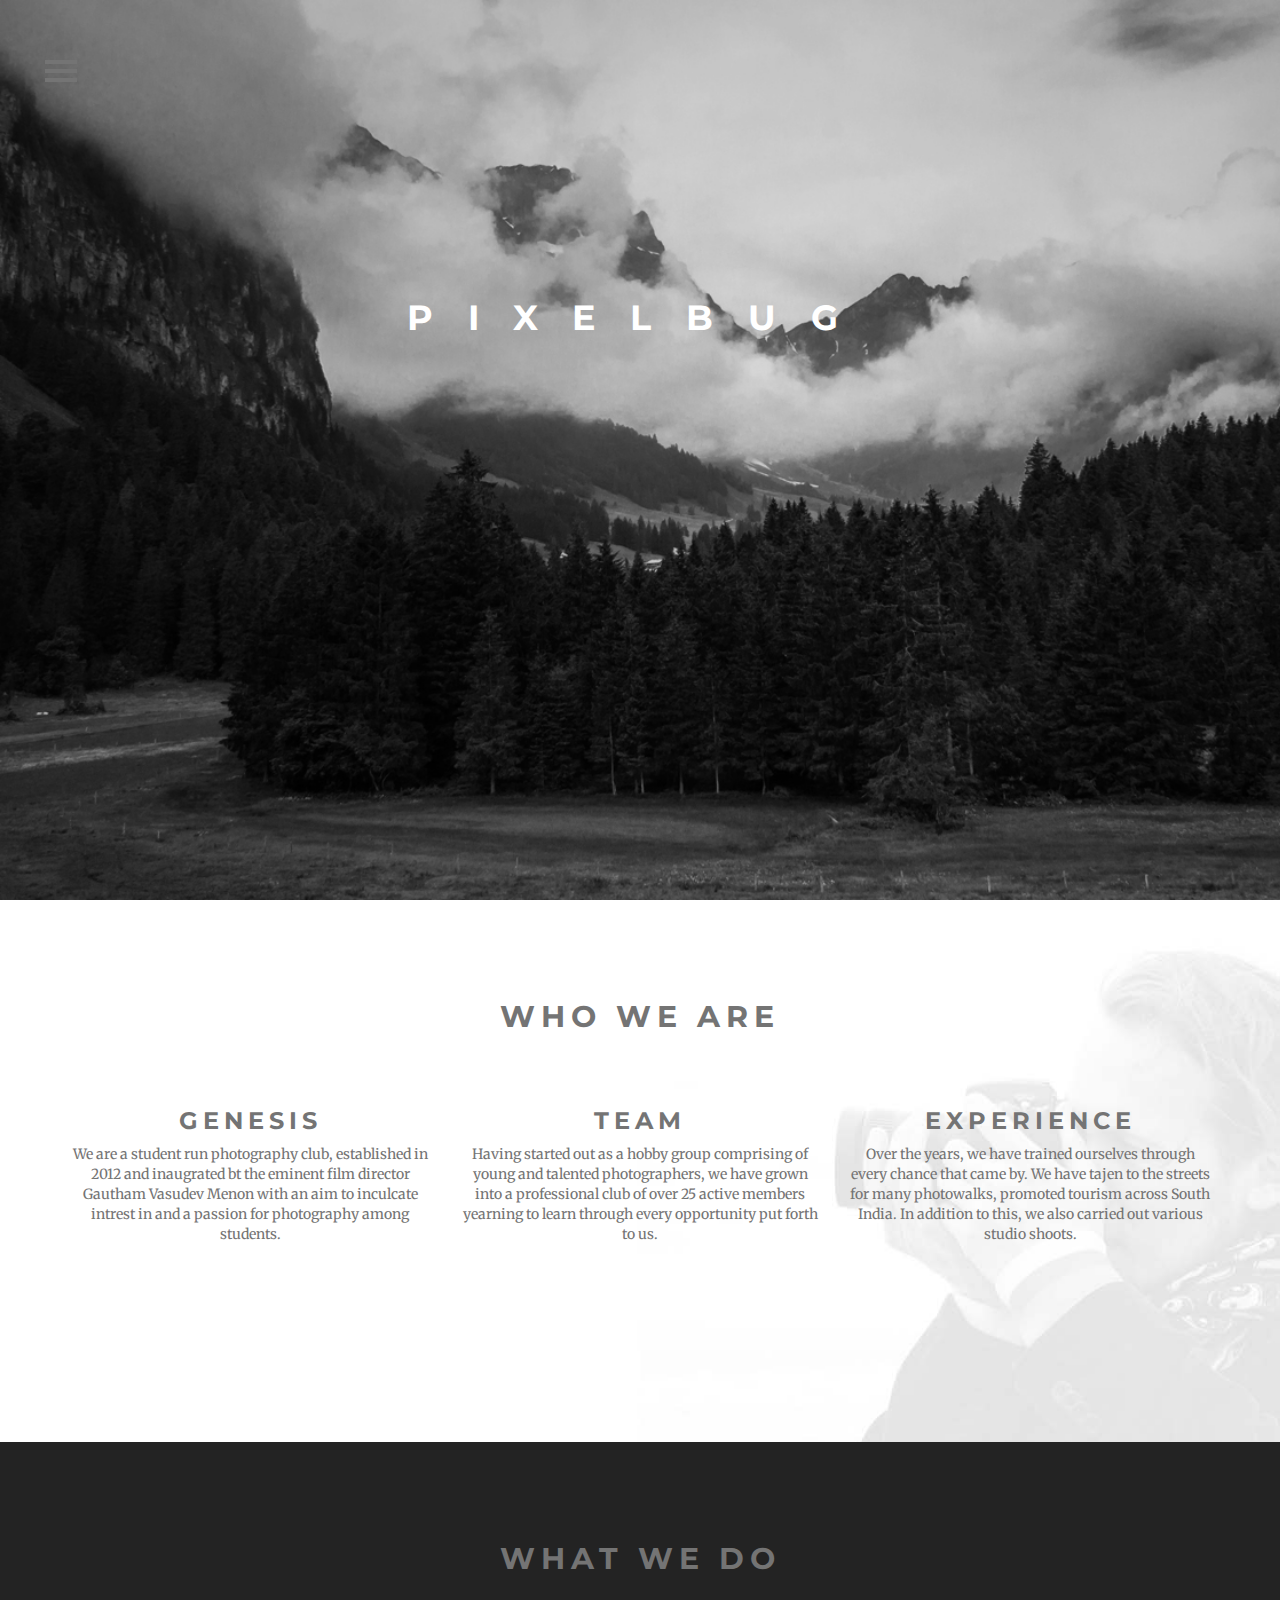
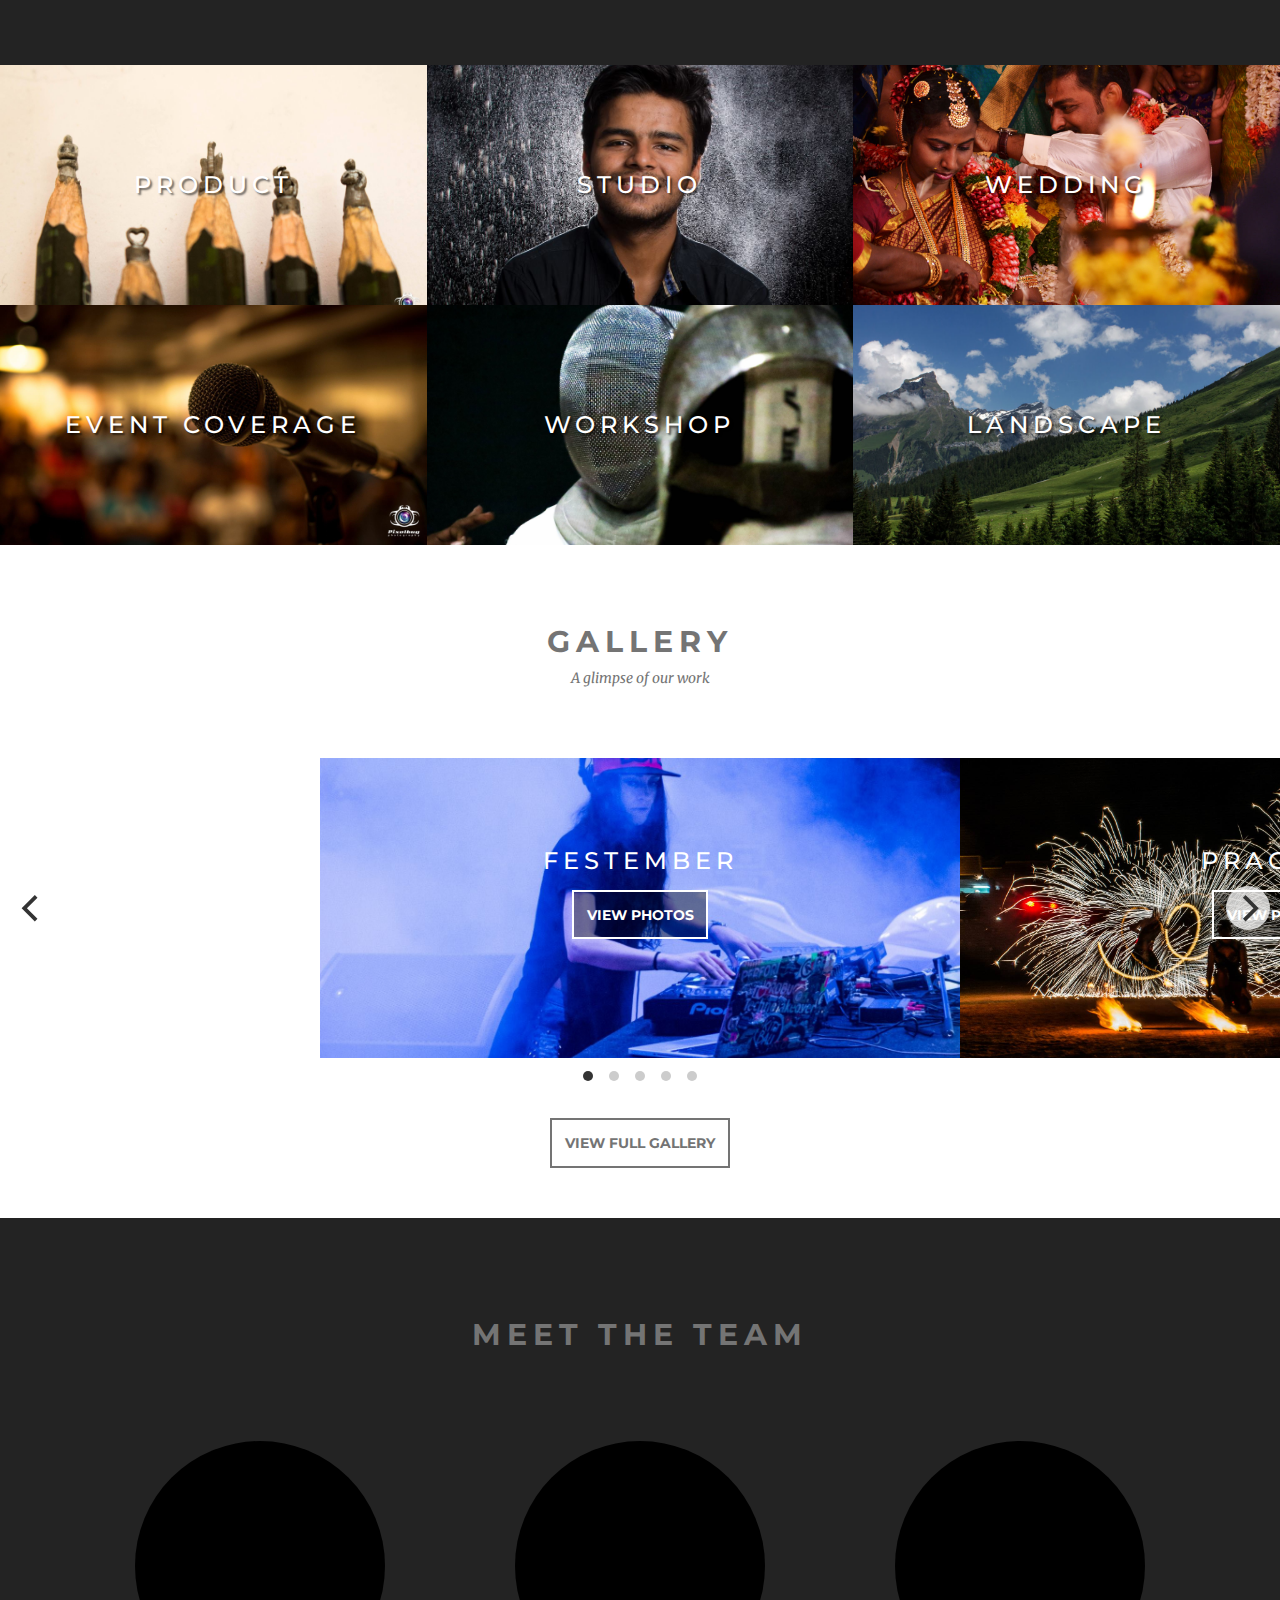
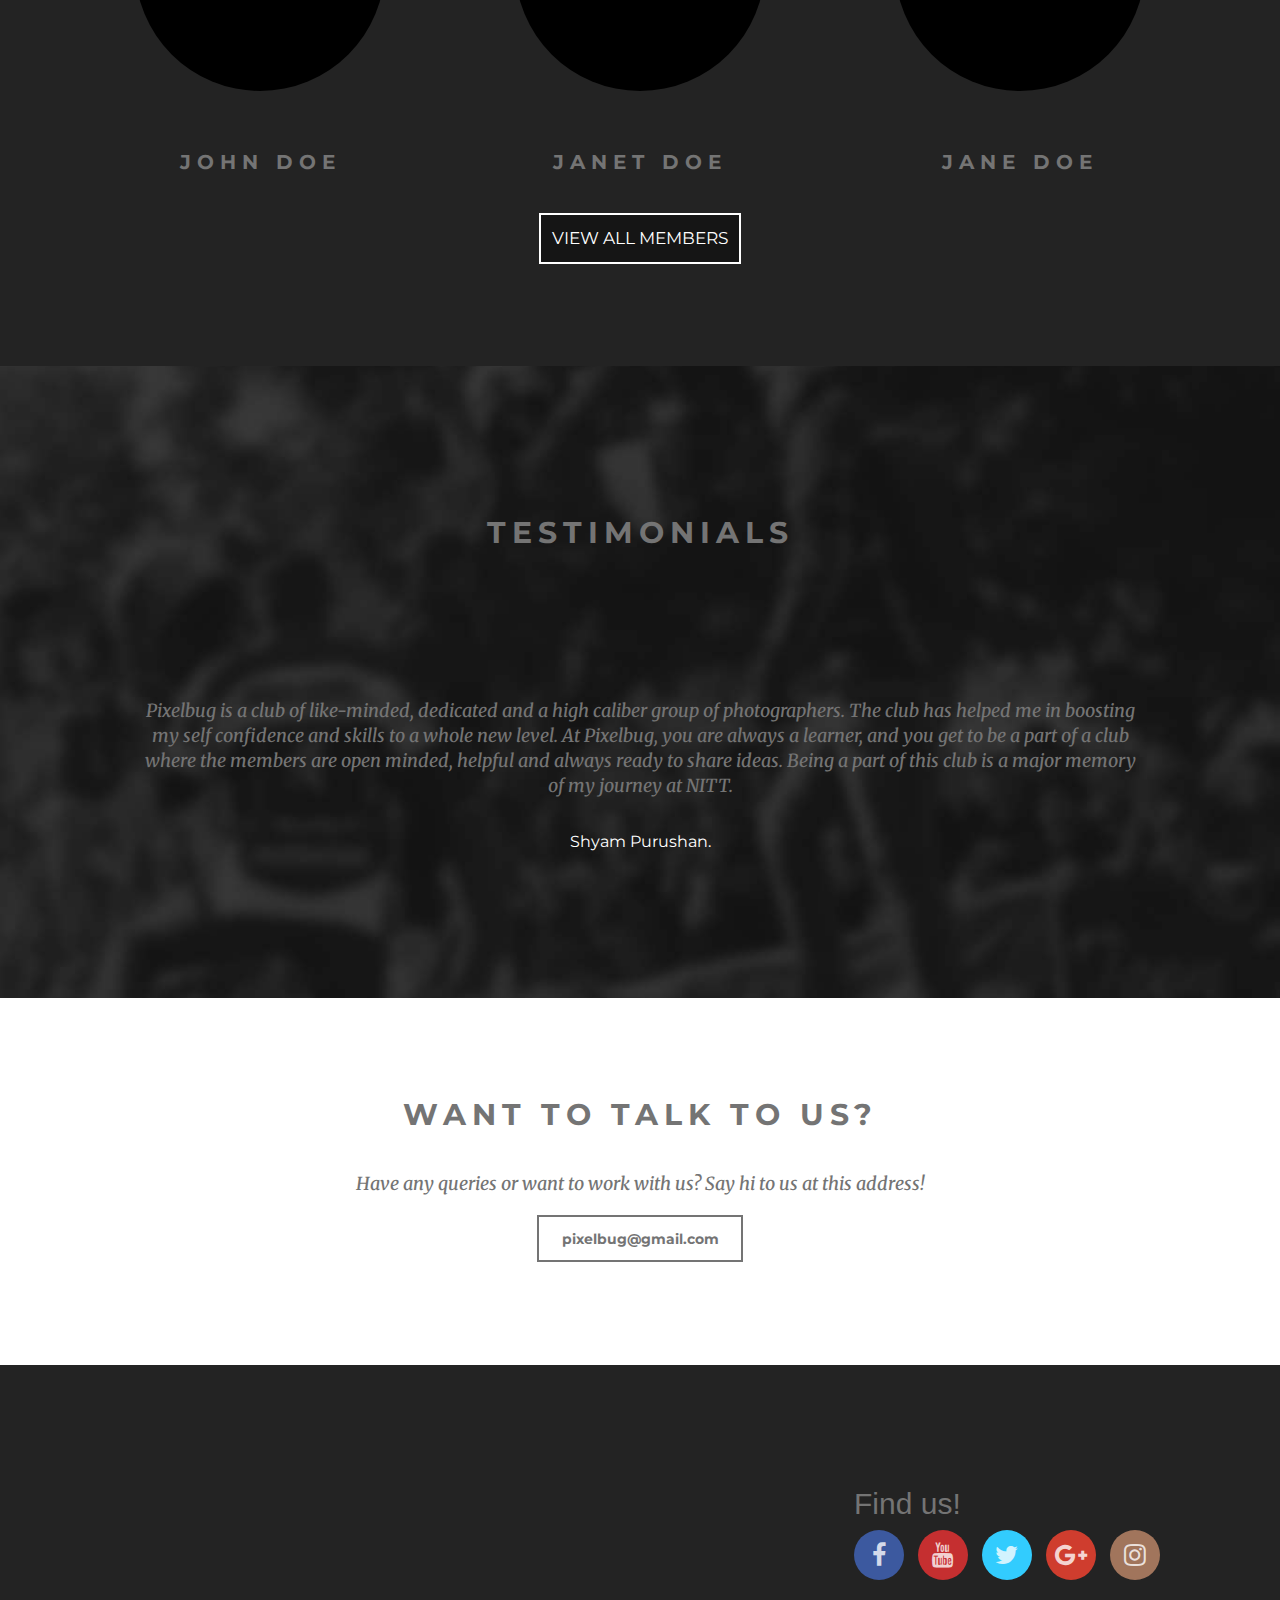
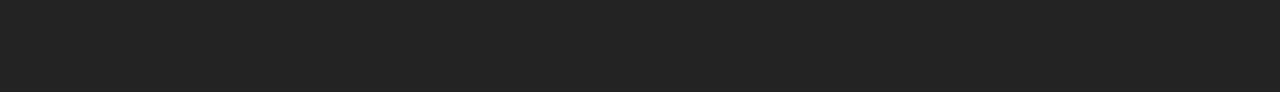
<file: index.html>
<!DOCTYPE html>
<html>
<head>
	<meta charset="UTF-8">
	<meta name="viewport" content="width=device-width, initial-scale=1.0">
	<title>Pixelbug</title>
  <link rel="stylesheet" href="http://maxcdn.bootstrapcdn.com/bootstrap/3.3.6/css/bootstrap.min.css">
  <script src="https://ajax.googleapis.com/ajax/libs/jquery/1.12.0/jquery.min.js"></script>
  <script src="http://maxcdn.bootstrapcdn.com/bootstrap/3.3.6/js/bootstrap.min.js"></script>
  <link rel="stylesheet" type="text/css" href="css/bootstrap.min.css">
  <script src="js/jquery.js"></script>
  <script src="js/bootstrap.min.js"></script>
  <link rel="stylesheet" type="text/css" href="https://maxcdn.bootstrapcdn.com/font-awesome/4.5.0/css/font-awesome.min.css">
  <script type="text/javascript" src="js/jquery.flexisel.js"></script>
  <script type="text/javascript" src="js/text-slider.js"></script>
  <script type="text/javascript" src="js/flickity.min.js"></script>
  <link rel="stylesheet" type="text/css" href="css/flickity.css">

	<!--FONTS-->
	<link href='https://fonts.googleapis.com/css?family=Oxygen:400,700' rel='stylesheet' type='text/css'>
	<link href='https://fonts.googleapis.com/css?family=Montserrat:400,700' rel='stylesheet' type='text/css'>
	<link href='https://fonts.googleapis.com/css?family=Merriweather:400,700' rel='stylesheet' type='text/css'>
	<!--Style Sheet-->
	<link rel="stylesheet" type="text/css" href="css/style.css">
</head>
<body>

<!-- <nav class="navbar navbar-default" data-spy="affix" data-offset-top="786">
  <div class="container-fluid">
    <div class="navbar-header">
      <button type="button" class="navbar-toggle collapsed" data-toggle="collapse" data-target="#bs-example-navbar-collapse-1" aria-expanded="false">
        <span class="sr-only">Toggle navigation</span>
        <span class="icon-bar"></span>
        <span class="icon-bar"></span>
        <span class="icon-bar"></span>
      </button>
      <a class="navbar-brand" href="#"><img src="images/pixelbug-logo.png" width="75"></a>
    </div> 
 
    <div class="collapse navbar-collapse" id="bs-example-navbar-collapse-1">
      <ul class="nav navbar-nav navbar-right">
        <li><a href="#us">Home<span class="sr-only">(current)</span></a></li>
        <li><a href="#who">About us</a></li>
      	<li><a href="#what">Work</a></li>
      	<li><a href="#gallery">Gallery</a></li>
      	<li><a href="#testimonial">Testimonials</a></li>
      	<li><a href="#contact">Contact</a></li>
      </ul>
    </div>
  </div>
</nav> -->
<div id="loading">
<div id="loading-center">
<div id="loading-center-absolute">
<div class="object" id="object_four"></div>
<div class="object" id="object_three"></div>
<div class="object" id="object_two"></div>
<div class="object" id="object_one"></div>

</div>
</div>
 
</div>


<div id="wrapper">
 <div class="overlay"></div>
 <!-- Sidebar -->
        <nav class="navbar navbar-inverse navbar-fixed-top" id="sidebar-wrapper" role="navigation">
            <ul class="nav sidebar-nav">
                <li>
                    <a href="index.html">HOME</a>
                </li><!-- 
                 <li>
                    <a href="index.html">ABOUT US</a>
                </li> -->
                <li>
                    <a href="gallery.html">GALLERY</a>
                </li>
                <li>
                    <a href="map-index.html">TEAM</a>
                </li>
            </ul>
        </nav>
        <!-- /#sidebar-wrapper -->
<div id="page-content-wrapper">
      <button type="button" class="hamburger is-closed" data-toggle="offcanvas">
            <span class="hamb-top"></span>
            <span class="hamb-middle"></span>
			<span class="hamb-bottom"></span>
      </button>
<header>
 	<div class="container">
 		<div class="row">
 			<!-- <img src="images/pixelbug-logo.png">
 --> 			<h3>PIXELBUG</h3>
 		
 		</div>
 	</div>
 </header>



<section id="who">
 <div class="container">
 	<div class="row">
 		<h2>WHO WE ARE</h2>
 		<div class="col-md-4">
 			<h3>GENESIS</h3>
 			<p>We are a student run photography club, established in 2012 and inaugrated bt the eminent film director Gautham Vasudev Menon with an aim to inculcate intrest in and a passion for photography among students.</p>
 		</div>
 		<div class="col-md-4">
 			<h3>TEAM</h3>
 			<p>Having started out as a hobby group comprising of young and talented photographers, we have grown into a professional club of over 25 active members yearning to learn through every opportunity put forth to us.</p>
 		</div>
 		<div class="col-md-4">
 			<h3>EXPERIENCE</h3>
 			<p>Over the years, we have trained ourselves through every chance that came by. We have tajen to the streets for many photowalks, promoted tourism across South India. In addition to this, we also carried out various studio shoots.</p>
 		</div> 		
 	</div>
 </div>
</section>

<section id="what">
	<div class="container-fluid">
		<h2>WHAT WE DO</h2>
		<div class="col-md-4 sample" id="products">
			<h3>PRODUCT</h3>
			
		</div>
		<div class="col-md-4 sample" id="studio">
			<h3>STUDIO</h3>
			
		</div>
		<div class="col-md-4 sample" id="wedding">
			<h3>WEDDING</h3>
			
		</div>
		<div  id="event" class="col-md-4 sample">
			<h3>EVENT COVERAGE</h3>
			
		</div>
		<div class="col-md-4 sample" id="workshop">
			<h3>WORKSHOP</h3>
			
		</div>
		<div class="col-md-4 sample" id="landscape">
			<h3>LANDSCAPE</h3>
			
		</div>
	</div>
</section>

<section id="gallery">
	<h2>GALLERY</h2>
	<p>A glimpse of our work</p>
	    <div class="gallery js-flickity" data-flickity-options='{ "wrapAround": true }'>
		  <div class="gallery-cell" id="festember"><h3>FESTEMBER</h3><button class="photo">VIEW PHOTOS</button></div>
		  <div class="gallery-cell" id="pragyan"><h3>PRAGYAN</h3><button class="photo">VIEW PHOTOS</button></div>
		  <div class="gallery-cell" id="nittfest"><h3>NITTFEST</h3><button class="photo">VIEW PHOTOS</button></div>
		  <div class="gallery-cell" id="sportsfete"><h3>SPORTSFETE</h3><button class="photo">VIEW PHOTOS</button></div>
		  <div class="gallery-cell"></div>
		</div>
		<button class="full-gallery">VIEW FULL GALLERY</button>

</section>

<section id="team">
	<div class="container">
		<h2>MEET THE TEAM</h2>
		<div class="col-md-4">
			<div class="team-pic"></div>
			<h3>JOHN DOE</h3>
		</div>
		<div class="col-md-4">
			<div class="team-pic"></div>
			<h3>JANET DOE</h3>
		</div>
		<div class="col-md-4">
			<div class="team-pic"></div>
			<h3>JANE DOE</h3>
		</div>
		<button>VIEW ALL MEMBERS</button>
	</div>
</section>

<section id="testimonial">
	<div class="container">
		<h2>TESTIMONIALS</h2>
		<div class="slide">
			<div class="slider-item quote">
			<h3 class="paragraph">
				Pixelbug is a club of like-minded, dedicated and a high caliber group of photographers. The club has helped me in boosting my self confidence and skills to a whole new level. At Pixelbug, you are always a learner, and you get to be a part of a club where the members are open minded, helpful and always ready to share ideas. Being a part of this club is a major memory of my journey at NITT.

			</h3>
			<p class="white">
				Shyam Purushan.	
			</p>
			</div>
			<div class="slider-item quote">
			<h3 class="paragraph">
				It was a great experience starting the club from it's seed. Sowed the seeds along with Pranav and it has reached great heights now.

			</h3>
			<p class="white">
				Palaniappan.
			</p>
			</div>

		<script>
			$('.slide').textSlider({

			timeout: 5000,
			slideTime: 750,
			loop: 1

			});

		</script>
		</div>
	</div>
</section>

<section id="contact">
	<div class="container">
	<h2>WANT TO TALK TO US?</h2>
	<h3>Have any queries or want to work with us? Say hi to us at this address!</h3>
	<button>pixelbug@gmail.com</button>
	</div>
</section>

<footer>
	<div class="container">
		<div class="col-md-8">
			
		</div>
		<div class="col-md-4">
				<h2>Find us!</h2>
					<ul class="social-icons icon-circle list-unstyled list-inline"> 
				   <li> <a href="#"><i class="fa fa-facebook"></i></a></li> 
				    <li> <a href="#"><i class="fa fa-youtube"></i></a></li>
			       <li> <a href="#"><i class="fa fa-twitter"></i></a></li>
			        <li> <a href="#"><i class="fa fa-google-plus"></i></a></li> 
			         <li> <a href="#"><i class="fa fa-instagram"></i></a></li> 
	         	</ul>
			</div>
	</div>
</footer>

</div>
</div>

<script>
$(window).load(function() {
	$("#loading").fadeOut(500);
	
});


	$(document).ready(function () {
  var trigger = $('.hamburger'),
      overlay = $('.overlay'),
     isClosed = false;

    trigger.click(function () {
      hamburger_cross();      
    });

    function hamburger_cross() {

      if (isClosed == true) {          
        overlay.hide();
        trigger.removeClass('is-open');
        trigger.addClass('is-closed');
        isClosed = false;
      } else {   
        overlay.show();
        trigger.removeClass('is-closed');
        trigger.addClass('is-open');
        isClosed = true;
      }
  }
  
  $('[data-toggle="offcanvas"]').click(function () {
        $('#wrapper').toggleClass('toggled');
  });  
});
</script>


</body>
</html>
</file>
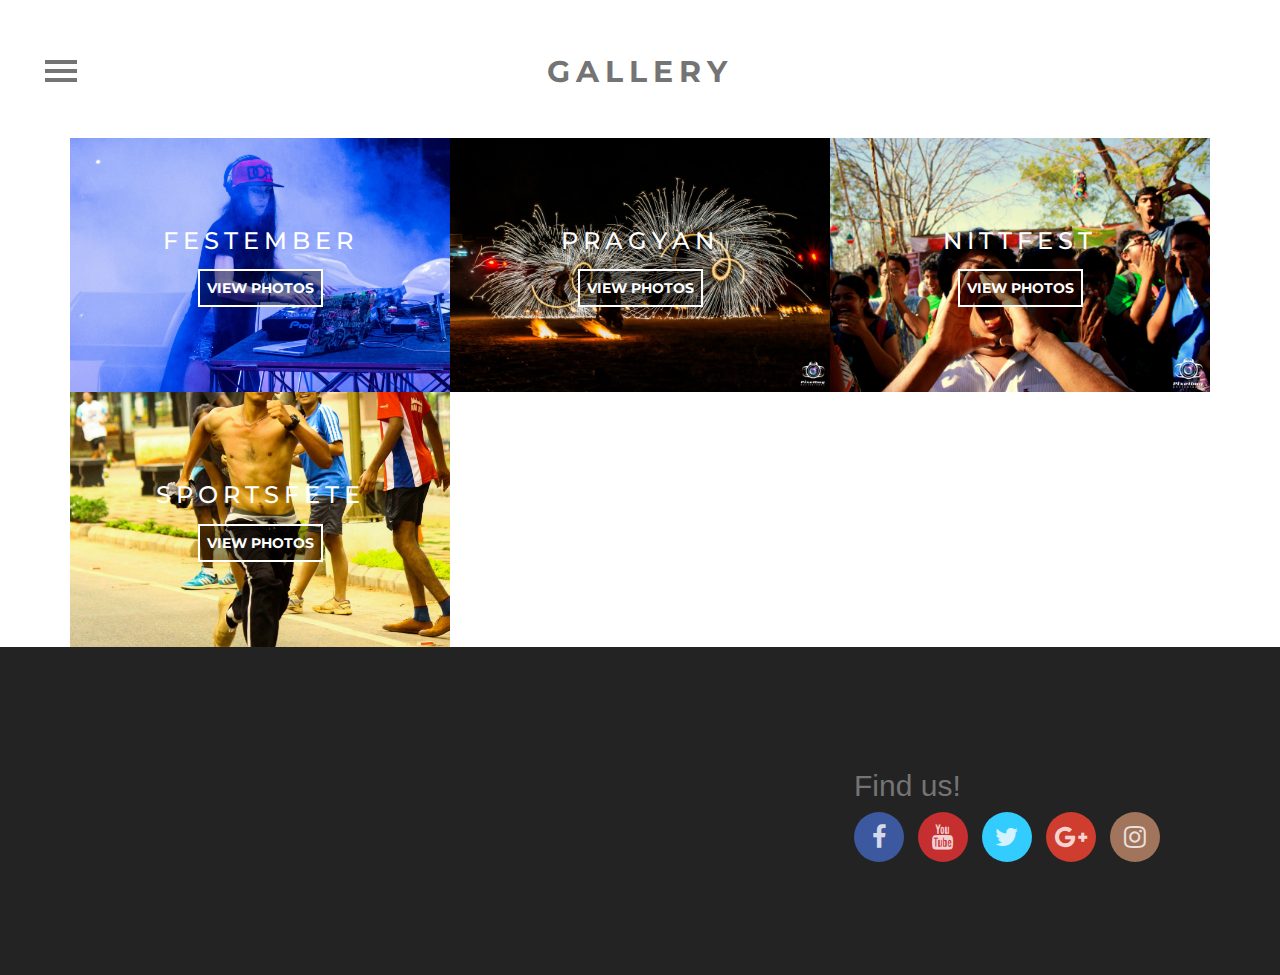
<file: gallery.html>
<!DOCTYPE html>
<html>
<head>
	<meta charset="UTF-8">
	<meta name="viewport" content="width=device-width, initial-scale=1.0">
	<title>Pixelbug</title>
  <link rel="stylesheet" href="http://maxcdn.bootstrapcdn.com/bootstrap/3.3.6/css/bootstrap.min.css">
  <script src="https://ajax.googleapis.com/ajax/libs/jquery/1.12.0/jquery.min.js"></script>
  <script src="http://maxcdn.bootstrapcdn.com/bootstrap/3.3.6/js/bootstrap.min.js"></script>
  <link rel="stylesheet" type="text/css" href="css/bootstrap.min.css">
  <script src="js/jquery.js"></script>
  <script src="js/bootstrap.min.js"></script>
  <link rel="stylesheet" type="text/css" href="https://maxcdn.bootstrapcdn.com/font-awesome/4.5.0/css/font-awesome.min.css">
  <script type="text/javascript" src="js/jquery.flexisel.js"></script>
  <script type="text/javascript" src="js/flickity.min.js"></script>
  <link rel="stylesheet" type="text/css" href="css/flickity.css">

	<!--FONTS-->
	<link href='https://fonts.googleapis.com/css?family=Oxygen:400,700' rel='stylesheet' type='text/css'>
	<link href='https://fonts.googleapis.com/css?family=Montserrat:400,700' rel='stylesheet' type='text/css'>
	<link href='https://fonts.googleapis.com/css?family=Merriweather:400,700' rel='stylesheet' type='text/css'>
	<!--Style Sheet-->
	<link rel="stylesheet" type="text/css" href="css/style.css">

	<style type="text/css">
	.photo{
		margin-bottom: 85px;
	}

	#gallery h2{
		padding-top: 55px;
		padding-bottom: 40px;
	}

	</style>

</head>
<body>

<div id="loading">
<div id="loading-center">
<div id="loading-center-absolute">
<div class="object" id="object_four"></div>
<div class="object" id="object_three"></div>
<div class="object" id="object_two"></div>
<div class="object" id="object_one"></div>

</div>
</div>
 
</div>

<!-- <nav class="navbar navbar-default" data-spy="affix" data-offset-top="786">
  <div class="container-fluid">
    <div class="navbar-header">
      <button type="button" class="navbar-toggle collapsed" data-toggle="collapse" data-target="#bs-example-navbar-collapse-1" aria-expanded="false">
        <span class="sr-only">Toggle navigation</span>
        <span class="icon-bar"></span>
        <span class="icon-bar"></span>
        <span class="icon-bar"></span>
      </button>
      <a class="navbar-brand" href="#"><img src="images/pixelbug-logo.png" width="75"></a>
    </div> 
 
    <div class="collapse navbar-collapse" id="bs-example-navbar-collapse-1">
      <ul class="nav navbar-nav navbar-right">
        <li><a href="#us">Home<span class="sr-only">(current)</span></a></li>
        <li><a href="#who">About us</a></li>
      	<li><a href="#what">Work</a></li>
      	<li><a href="#gallery">Gallery</a></li>
      	<li><a href="#testimonial">Testimonials</a></li>
      	<li><a href="#contact">Contact</a></li>
      </ul>
    </div>
  </div>
</nav> -->

<div id="wrapper">
 <div class="overlay"></div>
 <!-- Sidebar -->
        <nav class="navbar navbar-inverse navbar-fixed-top" id="sidebar-wrapper" role="navigation">
            <ul class="nav sidebar-nav">
                <li>
                    <a href="index.html">HOME</a>
                </li><!-- 
                 <li>
                    <a href="index.html">ABOUT US</a>
                </li> -->
                <li>
                    <a href="gallery.html">GALLERY</a>
                </li>
                <li>
                    <a href="map-index.html">TEAM</a>
                </li>
            </ul>
        </nav>
        <!-- /#sidebar-wrapper -->
<div id="page-content-wrapper">
      <button type="button" class="hamburger is-closed" data-toggle="offcanvas">
            <span class="hamb-top"></span>
            <span class="hamb-middle"></span>
			<span class="hamb-bottom"></span>
      </button>

<section id="gallery">
	<div class="container">
	<h2>GALLERY</h2>
		<div class="col-md-4" id="festember">
			<h3>FESTEMBER</h3>
			<button class="photo">VIEW PHOTOS</button>
		</div>
		<div class="col-md-4" id="pragyan"><h3>PRAGYAN</h3><button class="photo">VIEW PHOTOS</button></div>
		  <div class="col-md-4" id="nittfest"><h3>NITTFEST</h3><button class="photo">VIEW PHOTOS</button></div>
		  <div class="col-md-4" id="sportsfete"><h3>SPORTSFETE</h3><button class="photo">VIEW PHOTOS</button></div>
	</div>

</section>


<!-- 
<section id="gallery">
	<h2>GALLERY</h2>
	<p>A glimpse of our work</p>
	    <div class="gallery js-flickity" data-flickity-options='{ "wrapAround": true }'>
		  <div class="gallery-cell" id="festember"><h3>FESTEMBER</h3><button class="photo">VIEW PHOTOS</button></div>
		  <div class="gallery-cell" id="pragyan"><h3>PRAGYAN</h3><button class="photo">VIEW PHOTOS</button></div>
		  <div class="gallery-cell" id="nittfest"><h3>NITTFEST</h3><button class="photo">VIEW PHOTOS</button></div>
		  <div class="gallery-cell" id="sportsfete"><h3>SPORTSFETE</h3><button class="photo">VIEW PHOTOS</button></div>
		  <div class="gallery-cell"></div>
	</div>

</section>
 -->

<footer>
	<div class="container">
		<div class="col-md-8">
			
		</div>
		<div class="col-md-4">
				<h2>Find us!</h2>
					<ul class="social-icons icon-circle list-unstyled list-inline"> 
				   <li> <a href="#"><i class="fa fa-facebook"></i></a></li> 
				    <li> <a href="#"><i class="fa fa-youtube"></i></a></li>
			       <li> <a href="#"><i class="fa fa-twitter"></i></a></li>
			        <li> <a href="#"><i class="fa fa-google-plus"></i></a></li> 
			         <li> <a href="#"><i class="fa fa-instagram"></i></a></li> 
	         	</ul>
			</div>
	</div>
</footer>

</div>
</div>

<script>
$(window).load(function() {
  $("#loading").fadeOut(500);
  
});


	$(document).ready(function () {
  var trigger = $('.hamburger'),
      overlay = $('.overlay'),
     isClosed = false;

    trigger.click(function () {
      hamburger_cross();      
    });

    function hamburger_cross() {

      if (isClosed == true) {          
        overlay.hide();
        trigger.removeClass('is-open');
        trigger.addClass('is-closed');
        isClosed = false;
      } else {   
        overlay.show();
        trigger.removeClass('is-closed');
        trigger.addClass('is-open');
        isClosed = true;
      }
  }
  
  $('[data-toggle="offcanvas"]').click(function () {
        $('#wrapper').toggleClass('toggled');
  });  
});
</script>


</body>
</html>
</file>
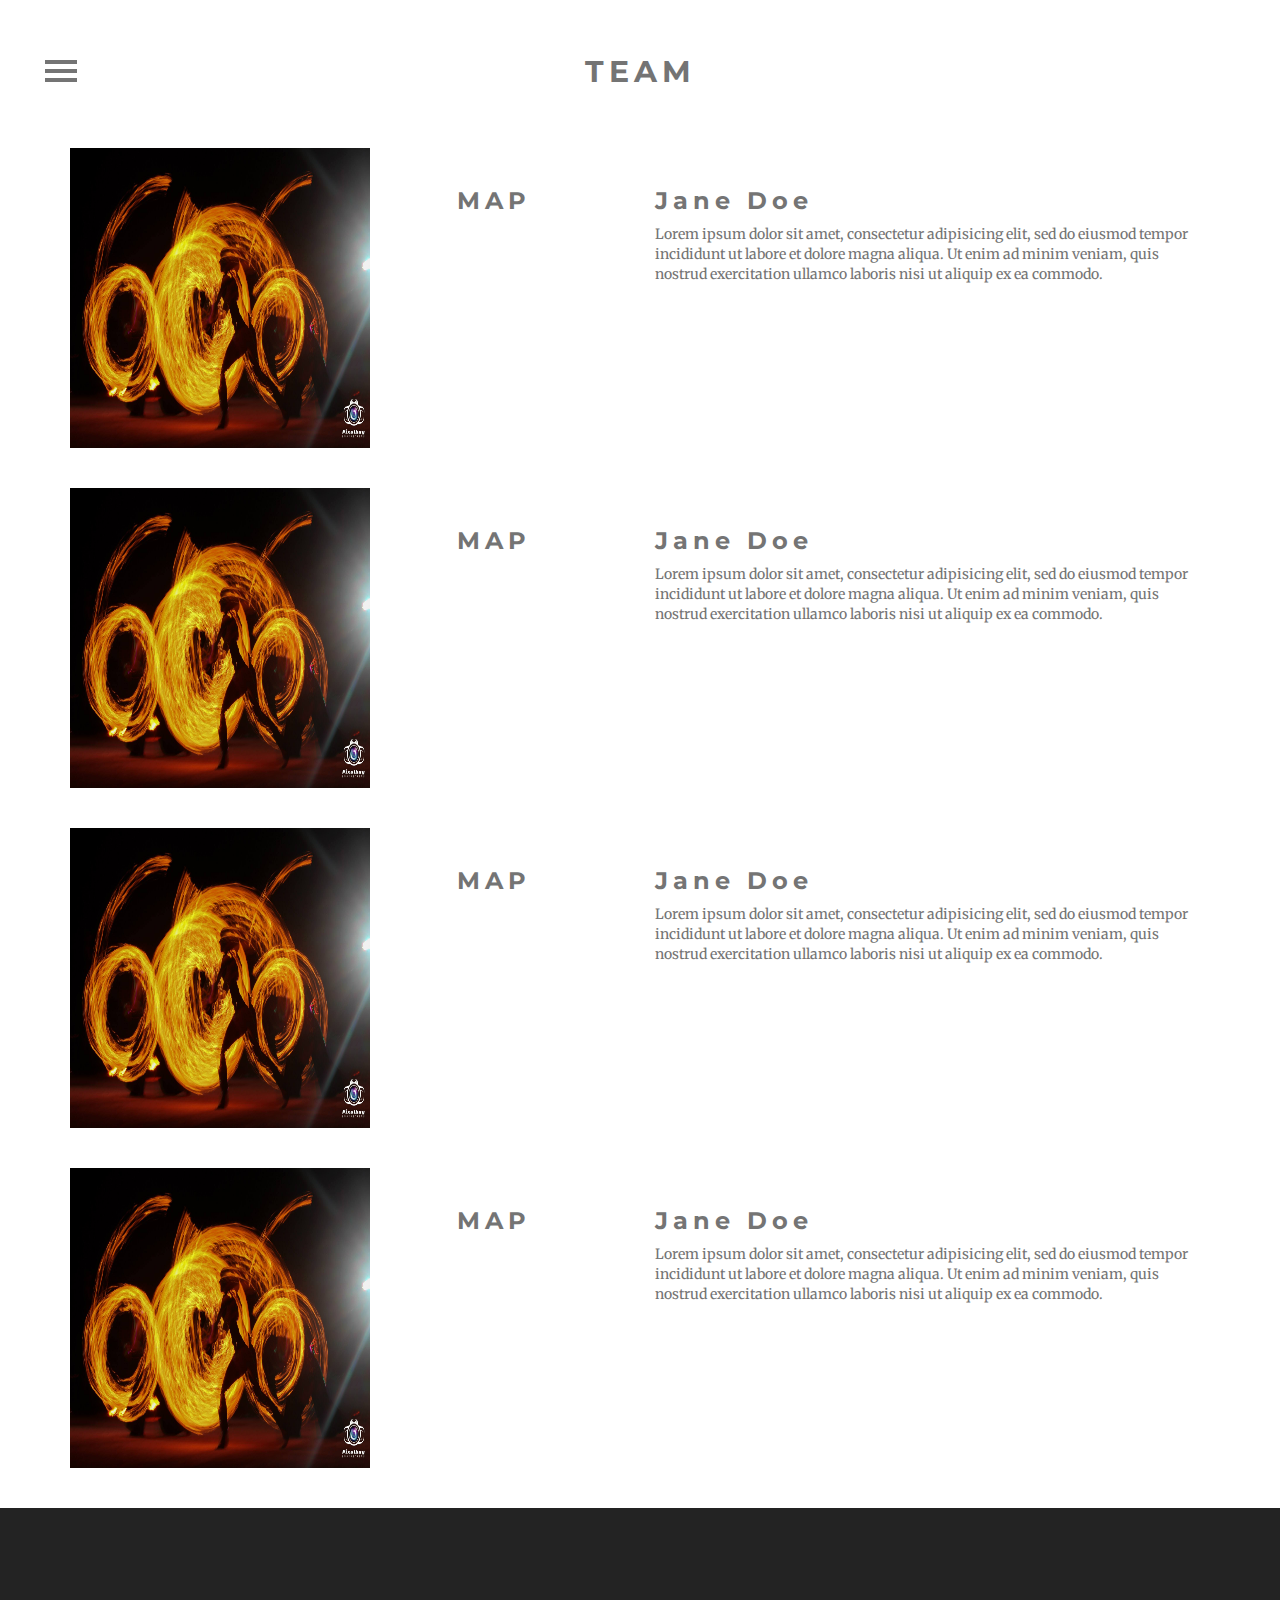
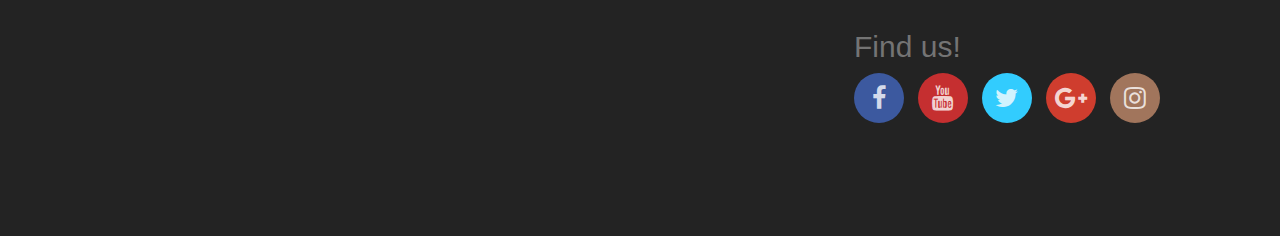
<file: map-index.html>
<!DOCTYPE html>
<html>
<head>
	<meta charset="UTF-8">
	<meta name="viewport" content="width=device-width, initial-scale=1.0">
	<title>Pixelbug</title>
  <link rel="stylesheet" href="http://maxcdn.bootstrapcdn.com/bootstrap/3.3.6/css/bootstrap.min.css">
  <script src="https://ajax.googleapis.com/ajax/libs/jquery/1.12.0/jquery.min.js"></script>
  <script src="http://maxcdn.bootstrapcdn.com/bootstrap/3.3.6/js/bootstrap.min.js"></script>
  <link rel="stylesheet" type="text/css" href="css/bootstrap.min.css">
  <script src="js/jquery.js"></script>
  <script src="js/bootstrap.min.js"></script>
  <link rel="stylesheet" type="text/css" href="https://maxcdn.bootstrapcdn.com/font-awesome/4.5.0/css/font-awesome.min.css">
  <script type="text/javascript" src="js/jquery.flexisel.js"></script>
  <script type="text/javascript" src="js/flickity.min.js"></script>
  <link rel="stylesheet" type="text/css" href="css/flickity.css">

	<!--FONTS-->
	<link href='https://fonts.googleapis.com/css?family=Oxygen:400,700' rel='stylesheet' type='text/css'>
	<link href='https://fonts.googleapis.com/css?family=Montserrat:400,700' rel='stylesheet' type='text/css'>
	<link href='https://fonts.googleapis.com/css?family=Merriweather:400,700' rel='stylesheet' type='text/css'>
	<!--Style Sheet-->
	<link rel="stylesheet" type="text/css" href="css/style.css">
<style>
	body{
		background-color: white;
	}

	footer{
		background-color:  #232323;
	}

	.sidebar-nav li a{
		color: white;
	}
</style>

</head>
<body>

<div id="loading">
<div id="loading-center">
<div id="loading-center-absolute">
<div class="object" id="object_four"></div>
<div class="object" id="object_three"></div>
<div class="object" id="object_two"></div>
<div class="object" id="object_one"></div>

</div>
</div>
 
</div>

<!-- <nav class="navbar navbar-default navbar-fixed-top" >
  <div class="container-fluid">
    <div class="navbar-header">
      <button type="button" class="navbar-toggle collapsed" data-toggle="collapse" data-target="#bs-example-navbar-collapse-1" aria-expanded="false">
        <span class="sr-only">Toggle navigation</span>
        <span class="icon-bar"></span>
        <span class="icon-bar"></span>
        <span class="icon-bar"></span>
      </button>
      <a class="navbar-brand" href="#"><img src="images/pixelbug-logo.png" width="75"></a>
    </div> 
 
    <div class="collapse navbar-collapse" id="bs-example-navbar-collapse-1">
      <ul class="nav navbar-nav navbar-right">
        <li><a href="#us">Home<span class="sr-only">(current)</span></a></li>
        <li><a href="#who">About us</a></li>
      	<li><a href="#what">Work</a></li>
      	<li><a href="#gallery">Gallery</a></li>
      	<li><a href="#testimonial">Testimonials</a></li>
      	<li><a href="#contact">Contact</a></li>
      </ul>
    </div>
  </div>
</nav> -->

<div id="wrapper">
 <div class="overlay"></div>
 <!-- Sidebar -->
        <nav class="navbar navbar-inverse navbar-fixed-top" id="sidebar-wrapper" role="navigation">
            <ul class="nav sidebar-nav">
                <li>
                    <a href="index.html">HOME</a>
                </li><!-- 
                 <li>
                    <a href="index.html">ABOUT US</a>
                </li> -->
                <li>
                    <a href="gallery.html">GALLERY</a>
                </li>
                <li>
                    <a href="map-index.html">TEAM</a>
                </li>
            </ul>
        </nav>
        <!-- /#sidebar-wrapper -->
<div id="page-content-wrapper">
      <button type="button" class="hamburger is-closed" data-toggle="offcanvas">
            <span class="hamb-top"></span>
            <span class="hamb-middle"></span>
			<span class="hamb-bottom"></span>
      </button>
<div class="container">
<div class="the-team">
	<h2>TEAM</h2>
	<div class="row">
	 <div class="col-md-3">
	 	<img src="images/header.jpg" height="300" width="300">
	 </div>
	 <div class="col-md-3">
	 	<h3>MAP</h3>
	 </div>
	 <div class="col-md-6 about-them">
	 	<h3>Jane Doe</h3>
	 	<p>
	 		Lorem ipsum dolor sit amet, consectetur adipisicing elit, sed do eiusmod
	 	tempor incididunt ut labore et dolore magna aliqua. Ut enim ad minim veniam,
	 	quis nostrud exercitation ullamco laboris nisi ut aliquip ex ea commodo.
	 	</p>
	 </div>
	</div>
	<div class="row">
	 <div class="col-md-3">
	 	<img src="images/header.jpg" height="300" width="300">
	 </div>
	 <div class="col-md-3">
	 	<h3>MAP</h3>
	 </div>
	 <div class="col-md-6 about-them">
	 	<h3>Jane Doe</h3>
	 	<p>
	 		Lorem ipsum dolor sit amet, consectetur adipisicing elit, sed do eiusmod
	 	tempor incididunt ut labore et dolore magna aliqua. Ut enim ad minim veniam,
	 	quis nostrud exercitation ullamco laboris nisi ut aliquip ex ea commodo.
	 	</p>
	 </div>
	</div>
	<div class="row">
	 <div class="col-md-3">
	 	<img src="images/header.jpg" height="300" width="300">
	 </div>
	 <div class="col-md-3">
	 	<h3>MAP</h3>
	 </div>
	 <div class="col-md-6 about-them">
	 	<h3>Jane Doe</h3>
	 	<p>
	 		Lorem ipsum dolor sit amet, consectetur adipisicing elit, sed do eiusmod
	 	tempor incididunt ut labore et dolore magna aliqua. Ut enim ad minim veniam,
	 	quis nostrud exercitation ullamco laboris nisi ut aliquip ex ea commodo.
	 	</p>
	 </div>
	</div>
	<div class="row">
	 <div class="col-md-3">
	 	<img src="images/header.jpg" height="300" width="300">
	 </div>
	 <div class="col-md-3">
	 	<h3>MAP</h3>
	 </div>
	 <div class="col-md-6 about-them">
	 	<h3>Jane Doe</h3>
	 	<p>
	 		Lorem ipsum dolor sit amet, consectetur adipisicing elit, sed do eiusmod
	 	tempor incididunt ut labore et dolore magna aliqua. Ut enim ad minim veniam,
	 	quis nostrud exercitation ullamco laboris nisi ut aliquip ex ea commodo.
	 	</p>
	 </div>
	</div>
</div>
</div>


<footer>
	<div class="container">
		<div class="col-md-8">
			
		</div>
		<div class="col-md-4">
				<h2>Find us!</h2>
					<ul class="social-icons icon-circle list-unstyled list-inline"> 
				   <li> <a href="#"><i class="fa fa-facebook"></i></a></li> 
				    <li> <a href="#"><i class="fa fa-youtube"></i></a></li>
			       <li> <a href="#"><i class="fa fa-twitter"></i></a></li>
			        <li> <a href="#"><i class="fa fa-google-plus"></i></a></li> 
			         <li> <a href="#"><i class="fa fa-instagram"></i></a></li> 
	         	</ul>
			</div>
	</div>
</footer>


</div>
</div>

<script>
$(window).load(function() {
	$("#loading").fadeOut(500);
	
});




	$(document).ready(function () {
  var trigger = $('.hamburger'),
      overlay = $('.overlay'),
     isClosed = false;

    trigger.click(function () {
      hamburger_cross();      
    });

    function hamburger_cross() {

      if (isClosed == true) {          
        overlay.hide();
        trigger.removeClass('is-open');
        trigger.addClass('is-closed');
        isClosed = false;
      } else {   
        overlay.show();
        trigger.removeClass('is-closed');
        trigger.addClass('is-open');
        isClosed = true;
      }
  }
  
  $('[data-toggle="offcanvas"]').click(function () {
        $('#wrapper').toggleClass('toggled');
  });  
});
</script>



</body>
</html>
</file>
<file: css/style.css>
body{
	background-color: #232323;
	color: #747474;
}

#loading{
	background-color: #232323;
	height: 100%;
	width: 100%;
	position: fixed;
	z-index: 1000;
	margin-top: 0px;
	top: 0px;
}
#loading-center{
	width: 100%;
	height: 100%;
	position: relative;
	}
#loading-center-absolute {
	position: absolute;
	left: 50%;
	top: 50%;
	height: 200px;
	width: 200px;
	margin-top: -100px;
	margin-left: -100px;
	-ms-transform: rotate(-135deg); 
   	-webkit-transform: rotate(-135deg); 
    transform: rotate(-135deg);

}
.object{

	-moz-border-radius: 50% 50% 50% 50%;
	-webkit-border-radius: 50% 50% 50% 50%;
	border-radius: 50% 50% 50% 50%;
	position: absolute;
	border-top: 5px solid #FFF;
	border-bottom: 5px solid transparent;
	border-left:  5px solid #FFF;
	border-right: 5px solid transparent;
	
	-webkit-animation: animate 2s infinite;
	animation: animate 2s infinite;	

	}


#object_one{
	left: 75px;
	top: 75px;
	width: 50px;
	height: 50px;
	}
							
#object_two{
	left: 65px;
	top: 65px;
	width: 70px;
	height: 70px;
	-webkit-animation-delay: 0.2s;
    animation-delay: 0.2s;
	}
		
#object_three{
	left: 55px;
	top: 55px;
	width: 90px;
	height: 90px;
	-webkit-animation-delay: 0.4s;
    animation-delay: 0.4s;
	}
#object_four{
	left: 45px;
	top: 45px;
	width: 110px;
	height: 110px;
	-webkit-animation-delay: 0.6s;
    animation-delay: 0.6s;
	
	}	

@-webkit-keyframes animate {
 

50% {

	-ms-transform: rotate(360deg) scale(0.8); 
   	-webkit-transform: rotate(360deg) scale(0.8); 
    transform: rotate(360deg) scale(0.8); 
  }
	  
  

}

@keyframes animate {
	
50% {

	-ms-transform: rotate(360deg) scale(0.8); 
   	-webkit-transform: rotate(360deg) scale(0.8); 
    transform: rotate(360deg) scale(0.8); 
  }	
	
	}





header{
	background-size: cover;
	background-image: url("header.jpg");
	height: 100vh;
	margin: 0 auto;
	background-position-y:30%;
}

header h3{
	font-family: "Montserrat", sans-serif;
	text-align: center;
	color: white;
	font-weight: bold;
	font-size: 35px;
	letter-spacing: 35px;
	line-height: 17;
}

header img{
	width: 300px;
	margin: 100px auto;
	display: block;
	margin-bottom: 0px;

}

nav {
	z-index: 1;
}

section{
	padding-bottom: 8%;
}

.navbar>.container .navbar-brand, .navbar>.container-fluid .navbar-brand{
	margin-top: -10px;
	padding-top: 0px;
}

.navbar-default{
	background: rgba(35,35,35,0.5);
	border: none;
	padding-top: 10px;
	padding-bottom: 10px;
}

.navbar{
	border-radius: 0!important;
}

.navbar-default .navbar-nav>li>a{
/*	font-weight: bold;*/
	color: white;
	font-family: "Montserrat", sans-serif;
}

.affix {
      top: 0;
      width: 100%;
  }

  .affix + .container-fluid {
      padding-top: 70px;
  }

#what > .container-fluid{
	padding-left: 0px;
	padding-right: 0px;
}

/*.sample{

	background-image: url('../images/header.jpg');
	background-size: 120%;
	height: 300px;
	transition: all 0.2s ease-in;
	padding: 0px;
}

.sample:hover{
	background-size:122%;
}*/

#event{
	background: url('../images/event.jpg') no-repeat center;
	background-size: 100%;
	transition: all 0.2s ease-in;
}


#products{
	background: url('../images/products.jpg') no-repeat center;
	background-size: 100%;
	transition: all 0.2s ease-in;
}


#studio{
	background: url('../images/studio.jpg') no-repeat center;
	background-size: 100%;
	transition: all 0.2s ease-in;
	background-position-y:10%;
}


#wedding{
	background: url('../images/wedding.jpg') no-repeat center;
	background-size: 100%;
	transition: all 0.2s ease-in;
}


#workshop{
	background: url('../images/workshop.jpg') no-repeat center;
	background-size: 100%;
	transition: all 0.2s ease-in;
}


#landscape{
	background: url('../images/landscape.jpg') no-repeat center;
	background-size: 120%;
	transition: all 0.2s ease-in;
}


#products:hover, #event:hover, #studio:hover, #wedding:hover, #workshop:hover, #landscape:hover{
	background-size: 112%;
}

#landscape:hover{
	background-size: 132%;
}

#what h3{
	font-family: "Montserrat", sans-serif;
	letter-spacing: 5px;
	color: white;
	line-height: 10;
	margin-top: 0px;
	margin-bottom: 0px;
	text-shadow: 2px 2px 2px rgba(0, 0, 0, 0.59);

}

#who h3{
	font-weight: bold;
	font-family: "Montserrat", sans-serif;
	letter-spacing: 5px;
} 

#what h2{
	font-weight: bold;
	font-family: "Montserrat", sans-serif;
	padding-top: 80px;
	padding-bottom: 80px;
	font-size: 30px;
	letter-spacing: 6px;

}


#who h2{
	font-weight: bold;
	font-family: "Montserrat", sans-serif;
	padding-top: 80px;
	padding-bottom: 45px;
	font-size: 30px;
	letter-spacing: 6px;

}

.team-pic{
	background-color: black;
	height: 250px;
	width: 250px;
	border-radius: 50%;
	margin: 0 auto;
}

#team{
	text-align: center;
}

#team h2{
	font-weight: bold;
	font-family: "Montserrat", sans-serif;
	padding-top: 80px;
	padding-bottom: 80px;
	font-size: 30px;
	letter-spacing: 6px;

}

#team button{
	padding:1%;
	font-family: "Montserrat", sans-serif;
	background-color: rgba(0,0,0,0.4);
	border:2px solid white;
	font-size: 17px;
	color: white;
	transition: all 0.2s ease;
}

#team button:hover{
	background-color: rgba(0,0,0,0.8);
}

#team h3{
	font-weight: bold;
	font-family: "Montserrat", sans-serif;
	padding-top: 40px;
	padding-bottom: 30px;
	font-size: 20px;
	letter-spacing: 6px;

}


#who {
	text-align: center;
	background: url("../images/taking-pic.jpg") no-repeat center;
	background-size: cover;
	padding-bottom: 10%;
}

#what{
	text-align: center;
	padding-bottom: 0px;
}

.picture{
	border-radius: 50%;
	background-color: black;
	width: 100px;
	height: 100px;
	margin: 0 auto;
	display: block;
}

/*FOR GALLERTY*/
.gallery-cell {
  width: 50%;
  height: 300px;
}

#festember{
	background: url("../images/festember/1.jpg") no-repeat center;
	background-size: cover;
}

#pragyan{
	background: url("../images/pragyan.jpg") no-repeat center;
	background-size: cover;
}

#nittfest{
	background: url("../images/nittfest.jpg") no-repeat center;
	background-size: cover;
}

#sportsfete{
	background: url("../images/sportsfete.jpg") no-repeat center;
	background-size: cover;
	background-position-y:-150px;
}


.photo{
	background-color: rgba(0,0,0,0.4);
	padding: 2%;
	font-family: "Montserrat", sans-serif;
	font-weight: bold;
	color: white;
	border:2px solid white;
	transition: background-color 0.3s ease-in;
	margin-top: 5px;
}

.full-gallery{
	background-color: rgba(255,255,255,1);
	padding: 1%;
	font-family: "Montserrat", sans-serif;
	font-weight: bold;
	color: #747474;
	border:2px solid #747474;
	transition: all 0.3s ease-in;
	margin-top: 60px;
	margin-bottom: 50px;
}

.full-gallery:hover{
	color: #333;
	border: 2px solid #333;
}

.photo:hover {
	background-color: rgba(0,0,0,0.8);
}

#gallery h3{
	font-family: "Montserrat", sans-serif;
	letter-spacing: 5px;
	color: white;
	padding-top: 90px;
	margin-top: 0px;
}

#gallery{
	text-align: center;
	background-color: white;
	padding-bottom: 0;
}



#gallery h2{
	font-weight: bold;
	margin-top: 0px;
	font-family: "Montserrat", sans-serif;
	padding-top: 80px;
	font-size: 30px;
	letter-spacing: 6px;

}

#gallery p{
	font-family: "Merriweather",serif;
	font-style: italic;
	padding-bottom: 60px;
}

#who p{
	font-family: "Merriweather",serif;
/*	font-style: italic;*/
	padding-bottom: 60px;
}

#testimonial{
	text-align: center;
	font-family: "Montserrat",sans-serif;
	background: url("../images/testimonials.jpg") no-repeat center;
	background-size: cover;
}

#testimonial h2{
	font-weight: bold;
	font-size: 30px;
	letter-spacing: 6px;

}

#testimonial h3{
	font-family: "Merriweather", sans-serif;
	margin-bottom: 10px;
	padding: 6%;
	padding-bottom: 2%;
	line-height: 25px;
	font-style: italic;
	font-size: 18px;

}

#testimonial p{
	font-size: 16px;
	margin-bottom: 0;
}

.white{
	color: white;
}

#contact{
	text-align: center;
	background-color: white;
}

#contact h2{
	font-weight: bold;
	padding-top: 80px;
	font-size: 30px;
	letter-spacing: 6px;
	font-family: "Montserrat",sans-serif;
}

#contact h3{
	font-family: "Merriweather", sans-serif;
	margin-bottom: 10px;
	padding: 6%;
	padding-bottom: 1%;
	padding-top: 2%;1
	line-height: 25px;
	font-style: italic;
	font-size: 18px;

}

#contact button{
	background-color: transparent;
	padding: 2%;
	padding-top: 1%;
	padding-bottom: 1%;
	border:2px solid #747474;
	font-weight: bold;
	font-family: "Montserrat",sans-serif;
}


.social-icons .fa {
	font-size: 1.8em;
}

.social-icons .fa {
	width: 50px;
	height: 50px;
	line-height: 50px;
	text-align: center;
	color: #FFF;
	color: rgba(255, 255, 255, 0.8);
	-webkit-transition: all 0.3s ease-in-out;
	-moz-transition: all 0.3s ease-in-out;
	-ms-transition: all 0.3s ease-in-out;
	-o-transition: all 0.3s ease-in-out;
	transition: all 0.3s ease-in-out;
}

.social-icons.icon-circle .fa{ 
	border-radius: 50%;
}
.social-icons.icon-rounded .fa{
	border-radius:5px;
}
.social-icons.icon-flat .fa{
	border-radius: 0;
}

.social-icons .fa:hover, .social-icons .fa:active {
	color: #FFF;
	-webkit-box-shadow: 1px 1px 3px #333;
	-moz-box-shadow: 1px 1px 3px #333;
	box-shadow: 1px 1px 3px #333; 
}
.social-icons.icon-zoom .fa:hover, .social-icons.icon-zoom .fa:active { 
 	-webkit-transform: scale(1.1);
	-moz-transform: scale(1.1);
	-ms-transform: scale(1.1);
	-o-transform: scale(1.1);
	transform: scale(1.1); 
}
.social-icons.icon-rotate .fa:hover, .social-icons.icon-rotate .fa:active { 
	-webkit-transform: scale(1.1) rotate(360deg);
	-moz-transform: scale(1.1) rotate(360deg);
	-ms-transform: scale(1.1) rotate(360deg);
	-o-transform: scale(1.1) rotate(360deg);
	transform: scale(1.1) rotate(360deg);
}
 

.social-icons .fa-facebook,.social-icons .fa-facebook-square{background-color:#3C599F;}  
.social-icons .fa-google-plus,.social-icons .fa-google-plus-square{background-color:#CF3D2E;}
.social-icons .fa-linkedin,.social-icons .fa-linkedin-square{background-color:#0085AE;} 
.social-icons .fa-twitter,.social-icons .fa-twitter-square{background-color:#32CCFE;} 
.social-icons .fa-instagram{background-color:#A1755C;}
.social-icons .fa-youtube,.social-icons .fa-youtube-play,.social-icons .fa-youtube-square{background-color:#C52F30;}
 

footer{
	padding: 5%;
	padding-top: 8%;
	padding-bottom: 8%;
}


/*IMAGES COLLAGE*/

.picture-display{
	height: 100vh;
	background-color: #EBEBEB;
	position: fixed;
	background-image: url(../images/festember/1.jpg);
	background-repeat: no-repeat;
	background-position: center;
	background-size: cover;
}

.picture-collage li{
	display: inline;
}

.picture-collage h2{
	font-family: "Montserrat", sans-serif;
	margin-bottom: 40px;
	letter-spacing: 5px;
	font-size: 50px;

}


.picture-collage{
	padding-right: 0;
	padding-left: 35px;
	float: right!important;
}

.picture-collage ul{
	padding-left: 0;
}

.picture-collage img{
	padding-right: 10px;
	padding-bottom: 10px;
}

.the-team{
	text-align: center;
	background-color: white;
	font-family: "Montserrat",sans-serif;
}

.the-team h2{
	margin-top: 0px;
	padding-top: 55px;
	padding-bottom: 50px;
	font-weight: bold;
	letter-spacing: 5px;
}

.the-team h3{
	font-weight: bold;
	letter-spacing: 5px;
	padding-top: 20px;
}

.the-team p{
	margin-bottom: 50px;
}

.person-pic{
	background-color: black;
	height: 300px;
}

.about-them p{
	text-align: left;
	padding-right: 10px;
	font-family:"Merriweather",serif; 
}

.about-them h3{
	text-align: left;
}

.the-team > .row{
	margin-bottom: 40px;
}













body {
    position: relative;
    overflow-x: hidden;
}
body,
html { height: 100%;}
.nav .open > a, 
.nav .open > a:hover, 
.nav .open > a:focus {background-color: transparent;}

/*-------------------------------*/
/*           Wrappers            */
/*-------------------------------*/

#wrapper {
    padding-left: 0;
    -webkit-transition: all 0.5s ease;
    -moz-transition: all 0.5s ease;
    -o-transition: all 0.5s ease;
    transition: all 0.5s ease;
}

#wrapper.toggled {
    padding-left: 220px;
}

#sidebar-wrapper {
    z-index: 1000;
    left: 220px;
    width: 0;
    height: 100%;
    margin-left: -220px;
    overflow-y: auto;
    overflow-x: hidden;
    background: transparent;
    -webkit-transition: all 0.5s ease;
    -moz-transition: all 0.5s ease;
    -o-transition: all 0.5s ease;
    transition: all 0.5s ease;
}

#sidebar-wrapper::-webkit-scrollbar {
  display: none;
}

#wrapper.toggled #sidebar-wrapper {
    width: 220px;
}

#page-content-wrapper {
    width: 100%;
}

#wrapper.toggled #page-content-wrapper {
    position: absolute;
    margin-right: -220px;
}

/*-------------------------------*/
/*     Sidebar nav styles        */
/*-------------------------------*/

.sidebar-nav {
    position: absolute;
    top: 0;
    width: 220px;
    margin: 0;
    padding: 0;
    list-style: none;
}

.sidebar-nav li {
    position: relative; 
    line-height: 20px;
    display: inline-block;
    width: 100%;
}

/*.sidebar-nav li:before {
    content: '';
    position: absolute;
    top: 0;
    left: 0;
    z-index: -1;
    height: 100%;
    width: 3px;
    background-color: #1c1c1c;
    -webkit-transition: width .2s ease-in;
      -moz-transition:  width .2s ease-in;
       -ms-transition:  width .2s ease-in;
            transition: width .2s ease-in;

}*/
   
}
.sidebar-nav li:hover:before,
.sidebar-nav li.open:hover:before {
    width: 100%;
    -webkit-transition: width .2s ease-in;
      -moz-transition:  width .2s ease-in;
       -ms-transition:  width .2s ease-in;
            transition: width .2s ease-in;

}

.sidebar-nav li a {
    display: block;
    color: #797979;
    font-family: "Montserrat", sans-serif;
    font-size: 20px;
    text-decoration: none;
    padding: 10px 15px 10px 30px;    
    padding-top: 35px;
}

.sidebar-nav li a:hover,
.sidebar-nav li a:active,
.sidebar-nav li a:focus,
.sidebar-nav li.open a:hover,
.sidebar-nav li.open a:active,
.sidebar-nav li.open a:focus{
 	
}

.sidebar-nav > .sidebar-brand {
    height: 65px;
    font-size: 20px;
    line-height: 44px;
}
.sidebar-nav .dropdown-menu {
    position: relative;
    width: 100%;
    padding: 0;
    margin: 0;
    border-radius: 0;
    border: none;
  /*  background-color: #222;*/
    box-shadow: none;
}

/*-------------------------------*/
/*       Hamburger-Cross         */
/*-------------------------------*/

.hamburger {
  position: fixed;
  top: 55px;  
  z-index: 999;
  display: block;
  width: 32px;
  height: 32px;
  margin-left: 45px;
  background: transparent;
  border: none;
}
.hamburger:hover,
.hamburger:focus,
.hamburger:active {
  outline: none;
}
.hamburger.is-closed:before {
  content: '';
  display: block;
  width: 100px;
  font-size: 14px;
  color: #fff;
  line-height: 32px;
  text-align: center;
  opacity: 0;
  -webkit-transform: translate3d(0,0,0);
  -webkit-transition: all .35s ease-in-out;
}
.hamburger.is-closed:hover:before {
  opacity: 1;
  display: block;
  -webkit-transform: translate3d(-100px,0,0);
  -webkit-transition: all .35s ease-in-out;
}

.hamburger.is-closed .hamb-top,
.hamburger.is-closed .hamb-middle,
.hamburger.is-closed .hamb-bottom,
.hamburger.is-open .hamb-top,
.hamburger.is-open .hamb-middle,
.hamburger.is-open .hamb-bottom {
  position: absolute;
  left: 0;
  height: 4px;
  width: 100%;
}
.hamburger.is-closed .hamb-top,
.hamburger.is-closed .hamb-middle,
.hamburger.is-closed .hamb-bottom {
  background-color: #747474;
}
.hamburger.is-closed .hamb-top { 
  top: 5px; 
  -webkit-transition: all .35s ease-in-out;
}
.hamburger.is-closed .hamb-middle {
  top: 50%;
  margin-top: -2px;
}
.hamburger.is-closed .hamb-bottom {
  bottom: 5px;  
  -webkit-transition: all .35s ease-in-out;
}

.hamburger.is-closed:hover .hamb-top {
  top: 0;
  -webkit-transition: all .35s ease-in-out;
}
.hamburger.is-closed:hover .hamb-bottom {
  bottom: 0;
  -webkit-transition: all .35s ease-in-out;
}
.hamburger.is-open .hamb-top,
.hamburger.is-open .hamb-middle,
.hamburger.is-open .hamb-bottom {
  background-color: #797979;
}
.hamburger.is-open .hamb-top,
.hamburger.is-open .hamb-bottom {
  top: 50%;
  margin-top: -2px;  
}
.hamburger.is-open .hamb-top { 
  -webkit-transform: rotate(45deg);
  -webkit-transition: -webkit-transform .2s cubic-bezier(.73,1,.28,.08);
}
.hamburger.is-open .hamb-middle { display: none; }
.hamburger.is-open .hamb-bottom {
  -webkit-transform: rotate(-45deg);
  -webkit-transition: -webkit-transform .2s cubic-bezier(.73,1,.28,.08);
}
.hamburger.is-open:before {
  content: '';
  display: block;
  width: 100px;
  font-size: 14px;
  color: #fff;
  line-height: 32px;
  text-align: center;
  opacity: 0;
  -webkit-transform: translate3d(0,0,0);
  -webkit-transition: all .35s ease-in-out;
}
.hamburger.is-open:hover:before {
  opacity: 1;
  display: block;
  -webkit-transform: translate3d(-100px,0,0);
  -webkit-transition: all .35s ease-in-out;
}

/*-------------------------------*/
/*            Overlay            */
/*-------------------------------*/

.overlay {
    position: fixed;
    display: none;
    width: 100%;
    height: 100%;
    top: 0;
    left: 0;
    right: 0;
    bottom: 0;
    background-color: rgba(29, 29, 29, 0.71);
    z-index: 1;
}


.nav>li>a:focus, .nav>li>a:hover{
	background-color: transparent;
}


.all-photo{
	text-align: center;
	font-family: "Montserrat",sans-serif;
}

.all-photo h2{
	font-weight: bold;
	letter-spacing: 10px;
}


@import url(http://weloveiconfonts.com/api/?family=fontawesome);
/* ---------------------- */
/*       TESTIMONIAL      */
/* ---------------------- */
.parallax-section{
	-webkit-background-size: cover;
	background-size: cover;
	background-attachment: fixed;
	background-repeat: no-repeat;
	position: relative;
}
.overlay{
	position: absolute;
	top: 0;
	left: 0;
	bottom: 0;
	right: 0;
}
#testimonial{
	padding: 130px 0 95px;
	background-image: url(../images/testimonials.jpg);
}
#testimonial .overlay{
	background: rgba(221,87,128,0.8);
}
.ts-testimonial-slide{
	text-align: center;
	color: #ffffff;
	width: 85%;
	margin: 0 auto;
}
.ts-testimonial-slide p{
	font-size: 24px;
	line-height: 36px;
	font-style: italic;
	font-family: 'Droid Serif';
	margin-bottom: 35px;
}
.ts-testimonial-slide .ts-testimonial-item {
  margin-bottom: 15px;
}
.ts-testimonial-slide .ts-testimonial-item .icon-client{
	background: #ffffff;
	width: 29px;
	height: 29px;
	-webkit-border-radius: 50%;
	-moz-border-radius: 50%;
	-ms-border-radius: 50%;
	-o-border-radius: 50%;
	border-radius: 50%;
	float: left;
	text-align: center;
	line-height: 29px;
	margin-top: 2px;
}
.ts-testimonial-slide .ts-testimonial-item .infor-client {
  display: inline-block;
  margin: 0 auto;
  width: auto;
}
.ts-testimonial-slide .ts-testimonial-item  .client-name{
	padding-left: 38px;
	font-size: 12.8px;
	letter-spacing: 2px;
	text-transform: uppercase;
	font-family: 'Montserrat';
	display: block;
	line-height: normal;
	white-space: nowrap;
}
.ts-testimonial-slide .ts-testimonial-item  .client-position{
	font-size: 12px;
	font-style: italic;
	line-height: normal;
	padding-left: 38px;
	display: block;
	text-align: left;
}
.ts-testimonial-slide .ts-testimonial-item  .client-position a{
	color: white;
}
.ts-testimonial-slide .ts-testimonial-item  .client-position a:hover{
	color: #5ed9e7;
}


@media screen and (max-width: 980px){

	header h3{
		letter-spacing: 17px;
	}


}
</file>
